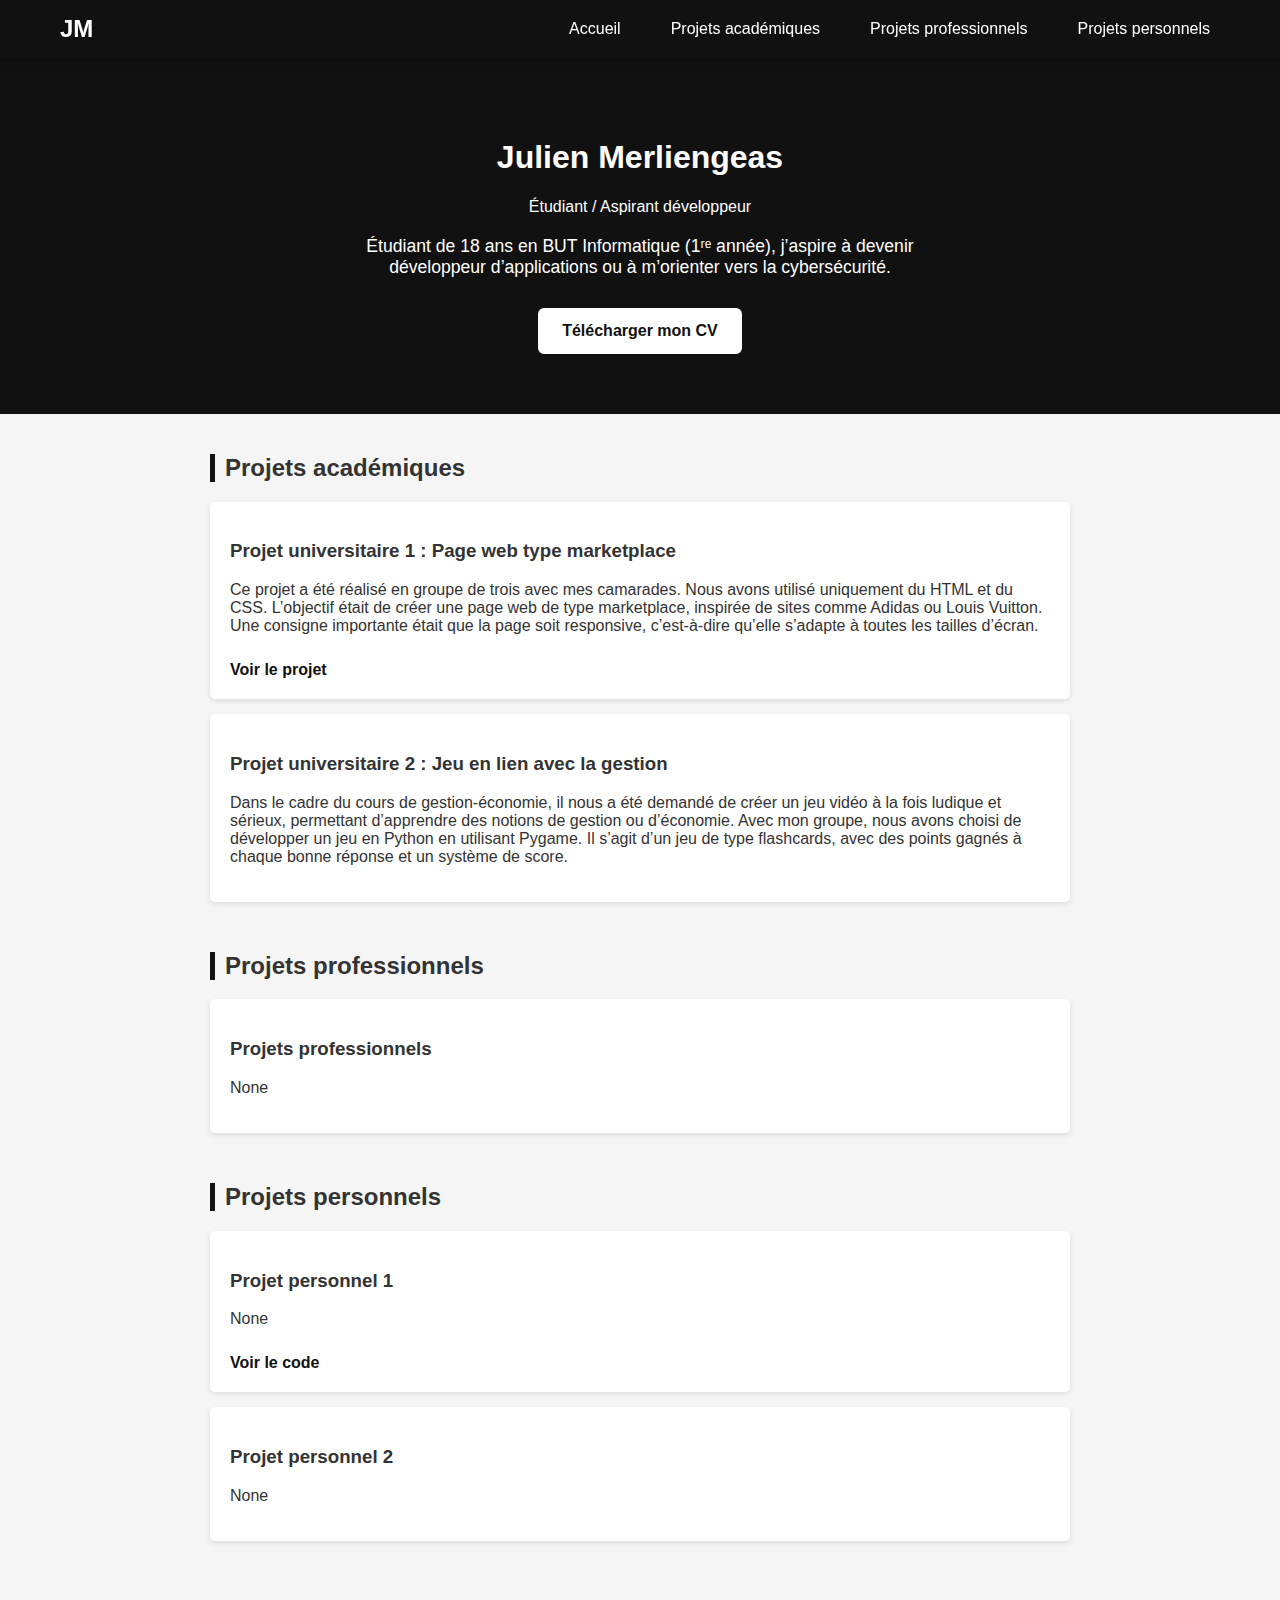
<file: index.html>
<!DOCTYPE html>
<html lang="fr">
<head>
  <meta charset="UTF-8">
  <title>Portfolio - Merliengeas Julien</title>
  <meta name="viewport" content="width=device-width, initial-scale=1.0">
  <link rel="stylesheet" href="css/style.css">
</head>
<body>

  <!-- BARRE DE NAVIGATION -->
  <nav class="navbar">
    <div class="nav-container">
      <span class="nav-logo">JM</span>
      <ul class="nav-menu">
        <li><a href="#presentation">Accueil</a></li>
        <li><a href="#academique">Projets académiques</a></li>
        <li><a href="#professionnel">Projets professionnels</a></li>
        <li><a href="#personnel">Projets personnels</a></li>
      </ul>
    </div>
  </nav>

  <!-- PRÉSENTATION -->
  <header id="presentation">
    <h1>Julien Merliengeas</h1>
    <p>Étudiant / Aspirant développeur</p>
    <p class="intro">
      Étudiant de 18 ans en BUT Informatique (1ʳᵉ année), j’aspire à devenir développeur d’applications ou à m’orienter vers la cybersécurité.
    </p>
    <div class="boutons">
      <a href="assets/CV_Julien_Merliengeas.pdf" download class="btn">
        Télécharger mon CV
      </a>
    </div>
  </header>

  <main>

    <!-- PROJETS ACADÉMIQUES -->
    <section id="academique">
      <h2>Projets académiques</h2>

      <div class="projet">
        <h3>Projet universitaire 1 : Page web type marketplace</h3>
        <p>
          Ce projet a été réalisé en groupe de trois avec mes camarades. Nous avons utilisé uniquement du HTML et du CSS.
          L’objectif était de créer une page web de type marketplace, inspirée de sites comme Adidas ou Louis Vuitton.
          Une consigne importante était que la page soit responsive, c’est-à-dire qu’elle s’adapte à toutes les tailles d’écran.
        </p>
        <a href="#">Voir le projet</a>
      </div>

      <div class="projet">
        <h3>Projet universitaire 2 : Jeu en lien avec la gestion</h3>
        <p>
          Dans le cadre du cours de gestion-économie, il nous a été demandé de créer un jeu vidéo à la fois ludique et sérieux,
          permettant d’apprendre des notions de gestion ou d’économie.
          Avec mon groupe, nous avons choisi de développer un jeu en Python en utilisant Pygame.
          Il s’agit d’un jeu de type flashcards, avec des points gagnés à chaque bonne réponse et un système de score.
        </p>
      </div>
    </section>

    <!-- PROJETS PROFESSIONNELS -->
    <section id="professionnel">
      <h2>Projets professionnels</h2>

      <div class="projet">
        <h3>Projets professionnels</h3>
        <p>None</p>
      </div>
    </section>

    <!-- PROJETS PERSONNELS -->
    <section id="personnel">
      <h2>Projets personnels</h2>

      <div class="projet">
        <h3>Projet personnel 1</h3>
        <p>None</p>
        <a href="#">Voir le code</a>
      </div>

      <div class="projet">
        <h3>Projet personnel 2</h3>
        <p>None</p>
      </div>
    </section>

  </main>

  <footer>
    <p><a href="/cdn-cgi/l/email-protection" class="__cf_email__" data-cfemail="d7bda2bbbeb2b9a4a3b6b0b2e597b0bab6
</file>
<file: css/style.css>
* {
  box-sizing: border-box;
}

body {
  font-family: Arial, sans-serif;
  margin: 0;
  background-color: #f5f5f5;
  color: #333;
  scroll-behavior: smooth;
}

/* Barre de navigation */
.navbar {
  background-color: #111;
  position: sticky;
  top: 0;
  z-index: 1000;
  box-shadow: 0 2px 10px rgba(0,0,0,0.3);
}

.nav-container {
  max-width: 1200px;
  margin: 0 auto;
  display: flex;
  justify-content: space-between;
  align-items: center;
  padding: 15px 20px;
}

.nav-logo {
  color: white;
  font-size: 1.5em;
  font-weight: bold;
}

.nav-menu {
  display: flex;
  list-style: none;
  margin: 0;
  padding: 0;
  gap: 30px;
}

.nav-menu li a {
  color: white;
  text-decoration: none;
  font-weight: 500;
  transition: all 0.3s ease;
  padding: 5px 10px;
}

.nav-menu li a:hover {
  color: #ddd;
  border-bottom: 2px solid white;
}

/* Présentation */
header {
  background-color: #111;
  color: white;
  text-align: center;
  padding: 60px 20px;
}

header .intro {
  max-width: 600px;
  margin: 20px auto 0;
  font-size: 1.1em;
}

/* Sections */
main {
  max-width: 900px;
  margin: auto;
  padding: 20px;
}

section {
  margin-bottom: 50px;
}

h2 {
  border-left: 5px solid #111;
  padding-left: 10px;
}

/* Cartes projets */
.projet {
  background: white;
  padding: 20px;
  margin-top: 15px;
  border-radius: 5px;
  box-shadow: 0 2px 5px rgba(0,0,0,0.1);
}

.projet a {
  display: inline-block;
  margin-top: 10px;
  text-decoration: none;
  color: #111;
  font-weight: bold;
}

/* Footer */
footer {
  text-align: center;
  padding: 20px;
  background: #ddd;
}

.boutons {
  margin-top: 30px;
  display: flex;
  justify-content: center;
  gap: 20px;
  flex-wrap: wrap;
}

.btn {
  background-color: white;
  color: #111;
  padding: 12px 22px;
  text-decoration: none;
  border-radius: 6px;
  font-weight: bold;
  border: 2px solid white;
  transition: all 0.3s ease;
}

.btn:hover {
  background-color: transparent;
  color: white;
}
</file>
